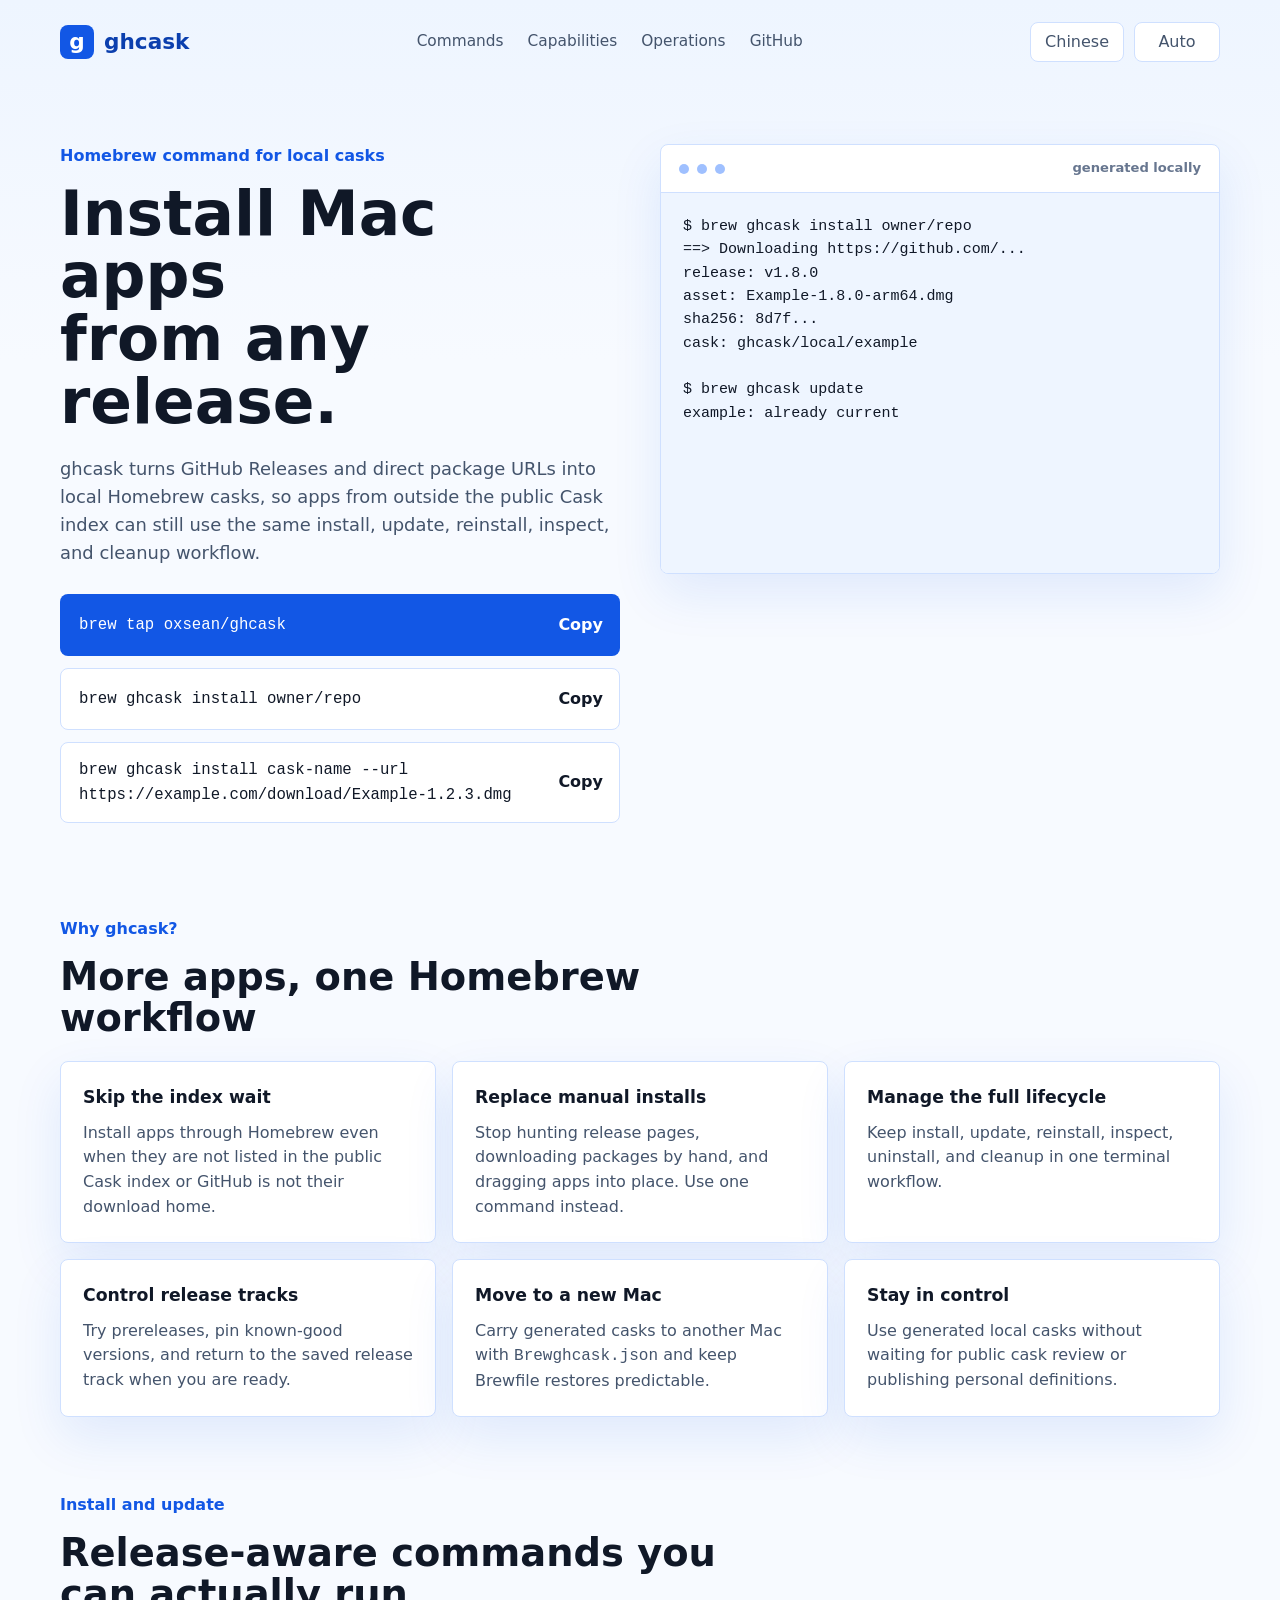
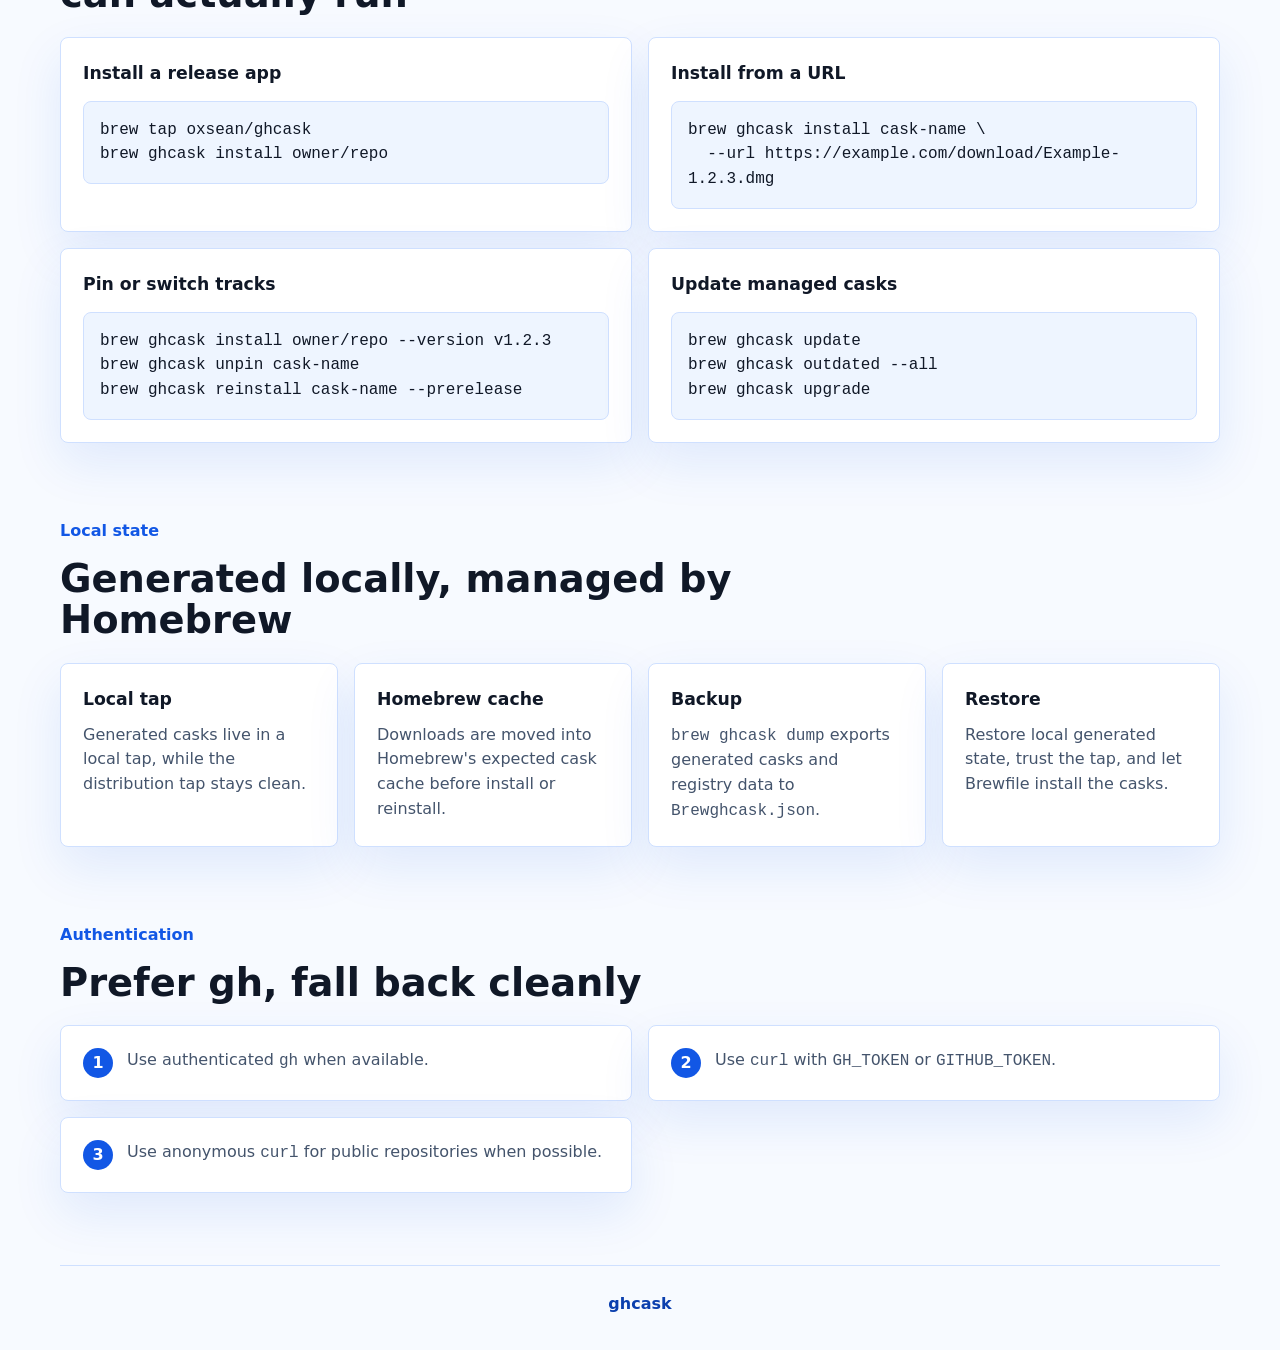
<file: index.html>
<!DOCTYPE html>
<html lang="en">
  <head>
    <meta charset="UTF-8" />
    <meta name="viewport" content="width=device-width, initial-scale=1.0" />
    <title>ghcask</title>
    <meta
      name="description"
      content="Install GitHub Release and direct URL macOS apps through Homebrew with local generated casks."
    />
    <meta name="color-scheme" content="light dark" />
    <link rel="stylesheet" href="styles.css" />
  </head>
  <body data-page-lang="en">
    <header class="topbar">
      <a class="brand" href="index.html" aria-label="ghcask home">
        <span class="brand-mark" aria-hidden="true">g</span>
        <span>ghcask</span>
      </a>
      <nav class="main-nav" aria-label="Primary">
        <a href="#commands">Commands</a>
        <a href="#capabilities">Capabilities</a>
        <a href="#operations">Operations</a>
        <a href="https://github.com/oxsean/homebrew-ghcask" target="_blank" rel="noreferrer">GitHub</a>
      </nav>
      <div class="top-actions">
        <a class="language-link" href="zh-CN.html" data-lang-link="zh-CN">Chinese</a>
        <button class="theme-toggle" type="button" data-theme-toggle>Auto</button>
      </div>
    </header>

    <main>
      <section class="hero">
        <div class="hero-copy">
          <p class="eyebrow">Homebrew command for local casks</p>
          <h1><span>Install Mac apps</span> <span>from any release.</span></h1>
          <p class="lede">
            ghcask turns GitHub Releases and direct package URLs into local Homebrew casks, so apps
            from outside the public Cask index can still use the same install, update, reinstall,
            inspect, and cleanup workflow.
          </p>
          <div class="command-stack" id="commands">
            <button class="command-line command-line--primary" type="button" data-copy="brew tap oxsean/ghcask">
              <code>brew tap oxsean/ghcask</code>
              <span>Copy</span>
            </button>
            <button class="command-line" type="button" data-copy="brew ghcask install owner/repo">
              <code>brew ghcask install owner/repo</code>
              <span>Copy</span>
            </button>
            <button
              class="command-line"
              type="button"
              data-copy="brew ghcask install cask-name --url https://example.com/download/Example-1.2.3.dmg"
            >
              <code>brew ghcask install cask-name --url https://example.com/download/Example-1.2.3.dmg</code>
              <span>Copy</span>
            </button>
          </div>
        </div>

        <aside class="terminal-panel" aria-label="Generated cask preview">
          <div class="terminal-header">
            <span></span><span></span><span></span>
            <strong>generated locally</strong>
          </div>
          <pre><code>$ brew ghcask install owner/repo
==> Downloading https://github.com/...
release: v1.8.0
asset: Example-1.8.0-arm64.dmg
sha256: 8d7f...
cask: ghcask/local/example

$ brew ghcask update
example: already current</code></pre>
        </aside>
      </section>


      <section class="section" id="capabilities">
        <div class="section-heading">
          <p class="eyebrow">Why ghcask?</p>
          <h2>More apps, one Homebrew workflow</h2>
        </div>
        <div class="cards cards--three">
          <article class="card">
            <h3>Skip the index wait</h3>
            <p>
              Install apps through Homebrew even when they are not listed in the public Cask index
              or GitHub is not their download home.
            </p>
          </article>
          <article class="card">
            <h3>Replace manual installs</h3>
            <p>
              Stop hunting release pages, downloading packages by hand, and dragging apps into place.
              Use one command instead.
            </p>
          </article>
          <article class="card">
            <h3>Manage the full lifecycle</h3>
            <p>
              Keep install, update, reinstall, inspect, uninstall, and cleanup in one terminal
              workflow.
            </p>
          </article>
          <article class="card">
            <h3>Control release tracks</h3>
            <p>
              Try prereleases, pin known-good versions, and return to the saved release track when
              you are ready.
            </p>
          </article>
          <article class="card">
            <h3>Move to a new Mac</h3>
            <p>
              Carry generated casks to another Mac with <code>Brewghcask.json</code> and keep Brewfile
              restores predictable.
            </p>
          </article>
          <article class="card">
            <h3>Stay in control</h3>
            <p>
              Use generated local casks without waiting for public cask review or publishing personal
              definitions.
            </p>
          </article>
        </div>
      </section>

      <section class="section">
        <div class="section-heading">
          <p class="eyebrow">Install and update</p>
          <h2>Release-aware commands you can actually run</h2>
        </div>
        <div class="snippet-grid">
          <article class="snippet">
            <h3>Install a release app</h3>
            <pre><code>brew tap oxsean/ghcask
brew ghcask install owner/repo</code></pre>
          </article>
          <article class="snippet">
            <h3>Install from a URL</h3>
            <pre><code>brew ghcask install cask-name \
  --url https://example.com/download/Example-1.2.3.dmg</code></pre>
          </article>
          <article class="snippet">
            <h3>Pin or switch tracks</h3>
            <pre><code>brew ghcask install owner/repo --version v1.2.3
brew ghcask unpin cask-name
brew ghcask reinstall cask-name --prerelease</code></pre>
          </article>
          <article class="snippet">
            <h3>Update managed casks</h3>
            <pre><code>brew ghcask update
brew ghcask outdated --all
brew ghcask upgrade</code></pre>
          </article>
        </div>
      </section>

      <section class="section" id="operations">
        <div class="section-heading">
          <p class="eyebrow">Local state</p>
          <h2>Generated locally, managed by Homebrew</h2>
        </div>
        <div class="cards cards--four">
          <article class="card">
            <h3>Local tap</h3>
            <p>
              Generated casks live in a local tap, while the distribution tap stays clean.
            </p>
          </article>
          <article class="card">
            <h3>Homebrew cache</h3>
            <p>
              Downloads are moved into Homebrew's expected cask cache before install or reinstall.
            </p>
          </article>
          <article class="card">
            <h3>Backup</h3>
            <p>
              <code>brew ghcask dump</code> exports generated casks and registry data to
              <code>Brewghcask.json</code>.
            </p>
          </article>
          <article class="card">
            <h3>Restore</h3>
            <p>
              Restore local generated state, trust the tap, and let Brewfile install the casks.
            </p>
          </article>
        </div>
      </section>

      <section class="section auth-section">
        <div class="section-heading">
          <p class="eyebrow">Authentication</p>
          <h2>Prefer gh, fall back cleanly</h2>
        </div>
        <div class="auth-grid">
          <div class="auth-step">
            <span>1</span>
            <p>Use authenticated <code>gh</code> when available.</p>
          </div>
          <div class="auth-step">
            <span>2</span>
            <p>Use <code>curl</code> with <code>GH_TOKEN</code> or <code>GITHUB_TOKEN</code>.</p>
          </div>
          <div class="auth-step">
            <span>3</span>
            <p>Use anonymous <code>curl</code> for public repositories when possible.</p>
          </div>
        </div>
      </section>
    </main>

    <footer class="footer">
      <span>ghcask</span>
    </footer>

    <div class="toast" role="status" aria-live="polite" data-toast></div>
    <script src="app.js"></script>
  </body>
</html>
</file>
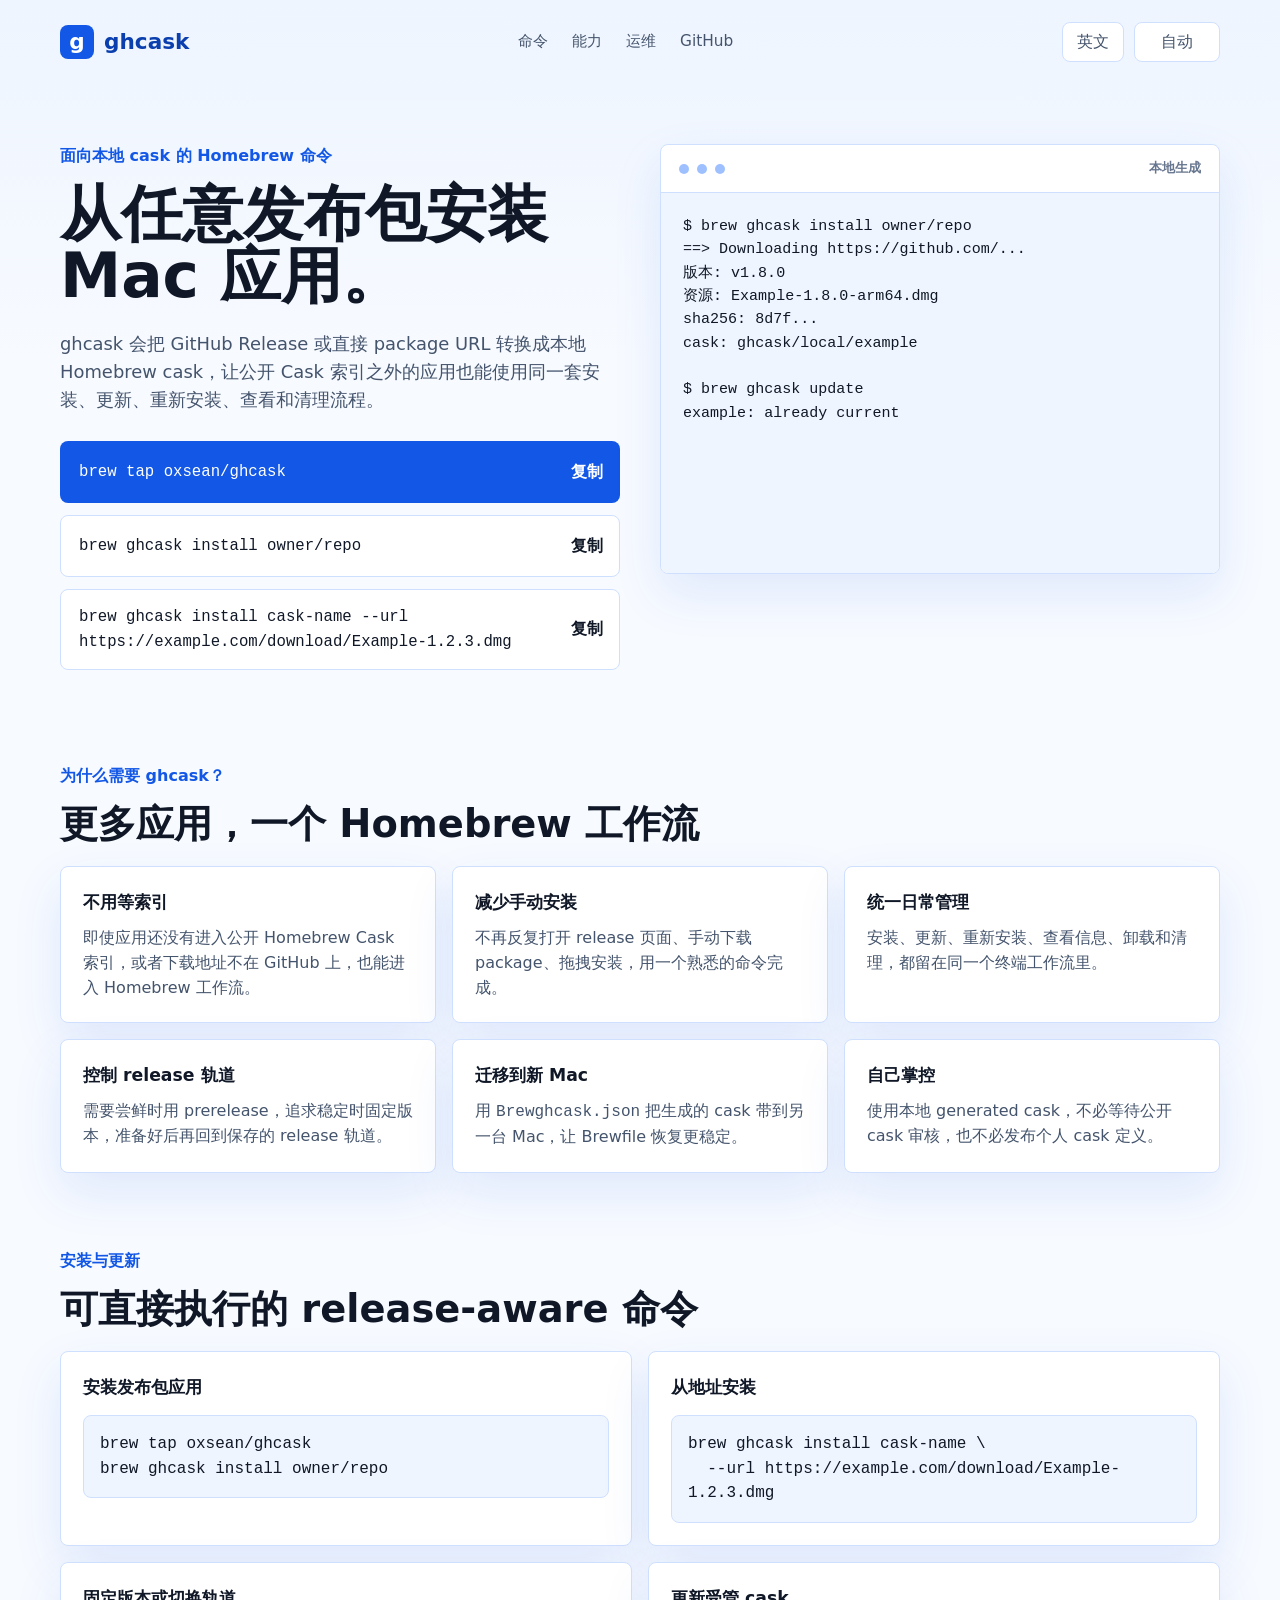
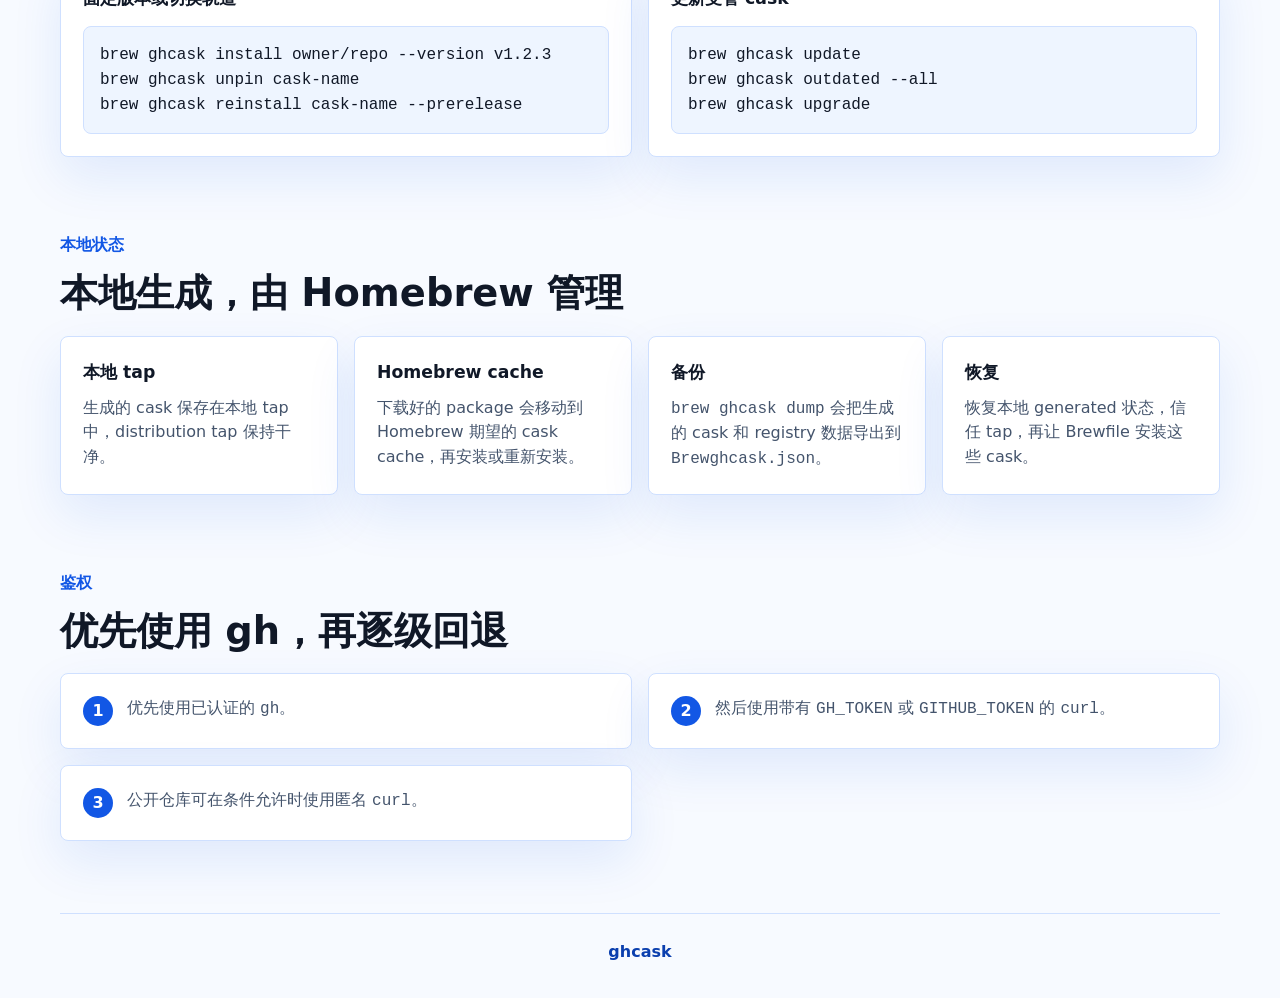
<file: zh-CN.html>
<!DOCTYPE html>
<html lang="zh-CN">
  <head>
    <meta charset="UTF-8" />
    <meta name="viewport" content="width=device-width, initial-scale=1.0" />
    <title>ghcask</title>
    <meta
      name="description"
      content="把 GitHub Release 和直接下载地址转换成本地 Homebrew cask，用 Homebrew 安装 macOS 应用。"
    />
    <meta name="color-scheme" content="light dark" />
    <link rel="stylesheet" href="styles.css" />
  </head>
  <body data-page-lang="zh-CN">
    <header class="topbar">
      <a class="brand" href="zh-CN.html" aria-label="ghcask 首页">
        <span class="brand-mark" aria-hidden="true">g</span>
        <span>ghcask</span>
      </a>
      <nav class="main-nav" aria-label="主导航">
        <a href="#commands">命令</a>
        <a href="#capabilities">能力</a>
        <a href="#operations">运维</a>
        <a href="https://github.com/oxsean/homebrew-ghcask" target="_blank" rel="noreferrer">GitHub</a>
      </nav>
      <div class="top-actions">
        <a class="language-link" href="index.html" data-lang-link="en">英文</a>
        <button class="theme-toggle" type="button" data-theme-toggle>自动</button>
      </div>
    </header>

    <main>
      <section class="hero">
        <div class="hero-copy">
          <p class="eyebrow">面向本地 cask 的 Homebrew 命令</p>
          <h1>从任意发布包安装 Mac 应用。</h1>
          <p class="lede">
            ghcask 会把 GitHub Release 或直接 package URL 转换成本地 Homebrew cask，让公开 Cask
            索引之外的应用也能使用同一套安装、更新、重新安装、查看和清理流程。
          </p>
          <div class="command-stack" id="commands">
            <button class="command-line command-line--primary" type="button" data-copy="brew tap oxsean/ghcask">
              <code>brew tap oxsean/ghcask</code>
              <span>复制</span>
            </button>
            <button class="command-line" type="button" data-copy="brew ghcask install owner/repo">
              <code>brew ghcask install owner/repo</code>
              <span>复制</span>
            </button>
            <button
              class="command-line"
              type="button"
              data-copy="brew ghcask install cask-name --url https://example.com/download/Example-1.2.3.dmg"
            >
              <code>brew ghcask install cask-name --url https://example.com/download/Example-1.2.3.dmg</code>
              <span>复制</span>
            </button>
          </div>
        </div>

        <aside class="terminal-panel" aria-label="本地生成结果预览">
          <div class="terminal-header">
            <span></span><span></span><span></span>
            <strong>本地生成</strong>
          </div>
          <pre><code>$ brew ghcask install owner/repo
==> Downloading https://github.com/...
版本: v1.8.0
资源: Example-1.8.0-arm64.dmg
sha256: 8d7f...
cask: ghcask/local/example

$ brew ghcask update
example: already current</code></pre>
        </aside>
      </section>


      <section class="section" id="capabilities">
        <div class="section-heading">
          <p class="eyebrow">为什么需要 ghcask？</p>
          <h2>更多应用，一个 Homebrew 工作流</h2>
        </div>
        <div class="cards cards--three">
          <article class="card">
            <h3>不用等索引</h3>
            <p>
              即使应用还没有进入公开 Homebrew Cask 索引，或者下载地址不在 GitHub 上，也能进入 Homebrew 工作流。
            </p>
          </article>
          <article class="card">
            <h3>减少手动安装</h3>
            <p>
              不再反复打开 release 页面、手动下载 package、拖拽安装，用一个熟悉的命令完成。
            </p>
          </article>
          <article class="card">
            <h3>统一日常管理</h3>
            <p>
              安装、更新、重新安装、查看信息、卸载和清理，都留在同一个终端工作流里。
            </p>
          </article>
          <article class="card">
            <h3>控制 release 轨道</h3>
            <p>
              需要尝鲜时用 prerelease，追求稳定时固定版本，准备好后再回到保存的 release 轨道。
            </p>
          </article>
          <article class="card">
            <h3>迁移到新 Mac</h3>
            <p>
              用 <code>Brewghcask.json</code> 把生成的 cask 带到另一台 Mac，让 Brewfile 恢复更稳定。
            </p>
          </article>
          <article class="card">
            <h3>自己掌控</h3>
            <p>
              使用本地 generated cask，不必等待公开 cask 审核，也不必发布个人 cask 定义。
            </p>
          </article>
        </div>
      </section>

      <section class="section">
        <div class="section-heading">
          <p class="eyebrow">安装与更新</p>
          <h2>可直接执行的 release-aware 命令</h2>
        </div>
        <div class="snippet-grid">
          <article class="snippet">
            <h3>安装发布包应用</h3>
            <pre><code>brew tap oxsean/ghcask
brew ghcask install owner/repo</code></pre>
          </article>
          <article class="snippet">
            <h3>从地址安装</h3>
            <pre><code>brew ghcask install cask-name \
  --url https://example.com/download/Example-1.2.3.dmg</code></pre>
          </article>
          <article class="snippet">
            <h3>固定版本或切换轨道</h3>
            <pre><code>brew ghcask install owner/repo --version v1.2.3
brew ghcask unpin cask-name
brew ghcask reinstall cask-name --prerelease</code></pre>
          </article>
          <article class="snippet">
            <h3>更新受管 cask</h3>
            <pre><code>brew ghcask update
brew ghcask outdated --all
brew ghcask upgrade</code></pre>
          </article>
        </div>
      </section>

      <section class="section" id="operations">
        <div class="section-heading">
          <p class="eyebrow">本地状态</p>
          <h2>本地生成，由 Homebrew 管理</h2>
        </div>
        <div class="cards cards--four">
          <article class="card">
            <h3>本地 tap</h3>
            <p>
              生成的 cask 保存在本地 tap 中，distribution tap 保持干净。
            </p>
          </article>
          <article class="card">
            <h3>Homebrew cache</h3>
            <p>
              下载好的 package 会移动到 Homebrew 期望的 cask cache，再安装或重新安装。
            </p>
          </article>
          <article class="card">
            <h3>备份</h3>
            <p>
              <code>brew ghcask dump</code> 会把生成的 cask 和 registry 数据导出到 <code>Brewghcask.json</code>。
            </p>
          </article>
          <article class="card">
            <h3>恢复</h3>
            <p>
              恢复本地 generated 状态，信任 tap，再让 Brewfile 安装这些 cask。
            </p>
          </article>
        </div>
      </section>

      <section class="section auth-section">
        <div class="section-heading">
          <p class="eyebrow">鉴权</p>
          <h2>优先使用 gh，再逐级回退</h2>
        </div>
        <div class="auth-grid">
          <div class="auth-step">
            <span>1</span>
            <p>优先使用已认证的 <code>gh</code>。</p>
          </div>
          <div class="auth-step">
            <span>2</span>
            <p>然后使用带有 <code>GH_TOKEN</code> 或 <code>GITHUB_TOKEN</code> 的 <code>curl</code>。</p>
          </div>
          <div class="auth-step">
            <span>3</span>
            <p>公开仓库可在条件允许时使用匿名 <code>curl</code>。</p>
          </div>
        </div>
      </section>
    </main>

    <footer class="footer">
      <span>ghcask</span>
    </footer>

    <div class="toast" role="status" aria-live="polite" data-toast></div>
    <script src="app.js"></script>
  </body>
</html>
</file>
<file: styles.css>
:root {
  color-scheme: light dark;
  --bg: #f7faff;
  --surface: #ffffff;
  --surface-soft: #eef5ff;
  --surface-strong: #e5efff;
  --text: #101827;
  --text-soft: #44546c;
  --text-muted: #67768f;
  --line: #cfe0ff;
  --line-strong: #9fc0ff;
  --blue: #1257e5;
  --blue-deep: #0b3fae;
  --blue-soft: #e4efff;
  --shadow: 0 20px 50px rgba(18, 87, 229, 0.1);
  --max-width: 1160px;
  --font-sans: Inter, ui-sans-serif, system-ui, -apple-system, BlinkMacSystemFont, "Segoe UI",
    sans-serif;
  --font-mono: "SFMono-Regular", ui-monospace, SFMono-Regular, Menlo, Consolas, monospace;
}

@media (prefers-color-scheme: dark) {
  :root {
    --bg: #071120;
    --surface: #0d1a2e;
    --surface-soft: #112542;
    --surface-strong: #162f56;
    --text: #eef5ff;
    --text-soft: #c7d6ed;
    --text-muted: #91a8c7;
    --line: #1f3f6c;
    --line-strong: #3d6fb8;
    --blue: #7cadff;
    --blue-deep: #b9d4ff;
    --blue-soft: #132d52;
    --shadow: 0 24px 60px rgba(0, 0, 0, 0.34);
  }
}

html[data-theme="light"] {
  color-scheme: light;
  --bg: #f7faff;
  --surface: #ffffff;
  --surface-soft: #eef5ff;
  --surface-strong: #e5efff;
  --text: #101827;
  --text-soft: #44546c;
  --text-muted: #67768f;
  --line: #cfe0ff;
  --line-strong: #9fc0ff;
  --blue: #1257e5;
  --blue-deep: #0b3fae;
  --blue-soft: #e4efff;
  --shadow: 0 20px 50px rgba(18, 87, 229, 0.1);
}

html[data-theme="dark"] {
  color-scheme: dark;
  --bg: #071120;
  --surface: #0d1a2e;
  --surface-soft: #112542;
  --surface-strong: #162f56;
  --text: #eef5ff;
  --text-soft: #c7d6ed;
  --text-muted: #91a8c7;
  --line: #1f3f6c;
  --line-strong: #3d6fb8;
  --blue: #7cadff;
  --blue-deep: #b9d4ff;
  --blue-soft: #132d52;
  --shadow: 0 24px 60px rgba(0, 0, 0, 0.34);
}

* {
  box-sizing: border-box;
}

html {
  scroll-behavior: smooth;
}

body {
  margin: 0;
  min-width: 320px;
  background:
    linear-gradient(180deg, var(--surface-soft) 0, transparent 360px),
    var(--bg);
  color: var(--text);
  font-family: var(--font-sans);
  line-height: 1.55;
}

a {
  color: inherit;
  text-decoration: none;
}

button {
  font: inherit;
}

code,
pre {
  font-family: var(--font-mono);
}

.topbar,
main,
.footer {
  width: min(calc(100% - 36px), var(--max-width));
  margin-inline: auto;
}

.topbar {
  display: flex;
  align-items: center;
  justify-content: space-between;
  gap: 24px;
  padding: 22px 0;
}

.brand,
.main-nav,
.top-actions {
  display: flex;
  align-items: center;
}

.brand {
  gap: 10px;
  color: var(--blue-deep);
  font-size: 1.35rem;
  font-weight: 750;
}

.brand-mark {
  display: grid;
  place-items: center;
  width: 34px;
  height: 34px;
  border-radius: 8px;
  background: var(--blue);
  color: #fff;
  font-weight: 800;
}

.main-nav {
  gap: 24px;
  flex-wrap: wrap;
  justify-content: center;
  color: var(--text-soft);
  font-size: 0.96rem;
}

.main-nav a:hover,
.main-nav a:focus-visible,
.footer a:hover,
.footer a:focus-visible {
  color: var(--blue-deep);
}

.top-actions {
  gap: 10px;
}

.language-link,
.theme-toggle {
  display: inline-flex;
  align-items: center;
  justify-content: center;
  min-height: 40px;
  border: 1px solid var(--line);
  border-radius: 8px;
  background: var(--surface);
  color: var(--text-soft);
}

.language-link {
  padding: 0 14px;
}

.theme-toggle {
  min-width: 86px;
  padding: 0 14px;
  cursor: pointer;
}

.hero {
  display: grid;
  grid-template-columns: minmax(0, 1fr) minmax(420px, 1fr);
  gap: 40px;
  align-items: start;
  padding: 60px 0 18px;
}

.hero-copy {
  min-width: 0;
}

.eyebrow {
  margin: 0 0 14px;
  color: var(--blue);
  font-weight: 750;
}

.hero h1 {
  max-width: 13ch;
  margin: 0;
  color: var(--text);
  font-size: clamp(2.55rem, 4.8vw, 4.25rem);
  letter-spacing: 0;
  line-height: 1.02;
  overflow-wrap: anywhere;
}

.hero h1 span {
  display: block;
}

.lede {
  max-width: 54ch;
  margin: 22px 0 0;
  color: var(--text-soft);
  font-size: 1.12rem;
}

.command-stack {
  display: grid;
  gap: 12px;
  min-width: 0;
  margin-top: 28px;
}

.command-line {
  display: flex;
  align-items: center;
  justify-content: space-between;
  gap: 18px;
  width: min(100%, 640px);
  min-width: 0;
  min-height: 62px;
  padding: 15px 16px 15px 18px;
  border: 1px solid var(--line);
  border-radius: 8px;
  background: var(--surface);
  color: var(--text);
  cursor: pointer;
  text-align: left;
}

.command-line--primary {
  border-color: transparent;
  background: var(--blue);
  color: #fff;
}

.command-line code {
  display: block;
  min-width: 0;
  max-width: 100%;
  overflow-wrap: anywhere;
  white-space: normal;
  word-break: break-word;
  font-size: 0.98rem;
}

.command-line span {
  flex: 0 0 auto;
  color: inherit;
  font-weight: 700;
}

.terminal-panel,
.card,
.snippet,
.auth-step {
  border: 1px solid var(--line);
  border-radius: 8px;
  background: var(--surface);
  box-shadow: var(--shadow);
}

.terminal-panel {
  display: flex;
  flex-direction: column;
  width: 100%;
  min-height: 430px;
  overflow: hidden;
}

.terminal-header {
  display: flex;
  align-items: center;
  gap: 8px;
  min-height: 48px;
  padding: 0 18px;
  border-bottom: 1px solid var(--line);
  color: var(--text-muted);
}

.terminal-header span {
  width: 10px;
  height: 10px;
  border-radius: 999px;
  background: var(--line-strong);
}

.terminal-header strong {
  margin-left: auto;
  font-size: 0.82rem;
  font-weight: 700;
}

.terminal-panel pre {
  margin: 0;
  overflow-x: auto;
  color: var(--text);
}

.terminal-panel pre {
  flex: 1;
  padding: 22px;
  background: var(--surface-soft);
  font-size: 0.94rem;
}

.terminal-panel code {
  display: block;
}

.section {
  padding-top: 76px;
}

.section-heading {
  max-width: 680px;
  margin-bottom: 22px;
}

.section-heading h2 {
  margin: 0;
  font-size: clamp(2rem, 3vw, 3.1rem);
  letter-spacing: 0;
  line-height: 1.08;
}

.cards,
.snippet-grid,
.auth-grid {
  display: grid;
  gap: 16px;
}

.cards--three {
  grid-template-columns: repeat(3, minmax(0, 1fr));
}

.cards--four {
  grid-template-columns: repeat(4, minmax(0, 1fr));
}

.snippet-grid,
.auth-grid {
  grid-template-columns: repeat(2, minmax(0, 1fr));
}

.card,
.snippet,
.auth-step {
  min-width: 0;
  padding: 22px;
}

.card h3,
.snippet h3 {
  margin: 0 0 10px;
  font-size: 1.08rem;
}

.card p,
.auth-step p {
  margin: 0;
  color: var(--text-soft);
}

.snippet pre {
  margin: 14px 0 0;
  overflow: hidden;
  padding: 16px;
  border: 1px solid var(--line);
  border-radius: 8px;
  background: var(--surface-soft);
  color: var(--text);
}

.snippet code {
  display: block;
  white-space: pre-wrap;
  overflow-wrap: anywhere;
  word-break: break-word;
}

.auth-section {
  padding-bottom: 72px;
}

.auth-step {
  display: flex;
  align-items: flex-start;
  gap: 14px;
}

.auth-step span {
  display: grid;
  flex: 0 0 auto;
  place-items: center;
  width: 30px;
  height: 30px;
  border-radius: 999px;
  background: var(--blue);
  color: #fff;
  font-weight: 750;
}

.footer {
  display: flex;
  align-items: center;
  justify-content: center;
  padding: 26px 0 36px;
  border-top: 1px solid var(--line);
  color: var(--text-muted);
}

.footer span {
  color: var(--blue-deep);
  font-weight: 750;
}

.toast {
  position: fixed;
  right: 20px;
  bottom: 20px;
  z-index: 20;
  max-width: calc(100vw - 40px);
  padding: 12px 14px;
  border: 1px solid var(--line);
  border-radius: 8px;
  background: var(--surface);
  color: var(--text);
  box-shadow: var(--shadow);
  opacity: 0;
  pointer-events: none;
  transform: translateY(8px);
  transition: opacity 160ms ease, transform 160ms ease;
}

.toast.is-visible {
  opacity: 1;
  transform: translateY(0);
}

.command-line:hover,
.command-line:focus-visible,
.language-link:hover,
.language-link:focus-visible,
.theme-toggle:hover,
.theme-toggle:focus-visible {
  border-color: var(--line-strong);
  transform: translateY(-1px);
}

@media (max-width: 980px) {
  .topbar {
    align-items: flex-start;
    flex-direction: column;
  }

  .main-nav {
    justify-content: flex-start;
  }

  .hero,
  .cards--three,
  .cards--four,
  .snippet-grid,
  .auth-grid {
    grid-template-columns: 1fr;
  }

  .hero {
    padding-top: 42px;
  }

  .terminal-panel {
    justify-self: stretch;
    width: 100%;
    min-height: 0;
  }
}

@media (max-width: 640px) {
  .topbar,
  main,
  .footer {
    width: min(calc(100% - 24px), var(--max-width));
  }

  .hero h1 {
    max-width: none;
    font-size: clamp(2rem, 9vw, 2.55rem);
    line-height: 1.04;
  }

  body[data-page-lang="zh-CN"] .hero h1 {
    font-size: clamp(1.9rem, 8.5vw, 2.45rem);
  }

  .command-line {
    align-items: flex-start;
    flex-direction: column;
    width: 100%;
  }

  .command-line code {
    width: 100%;
    word-break: break-all;
  }

  .terminal-panel pre {
    overflow: hidden;
  }

  .terminal-panel code {
    white-space: pre-wrap;
    overflow-wrap: anywhere;
    word-break: break-word;
  }

}
</file>
